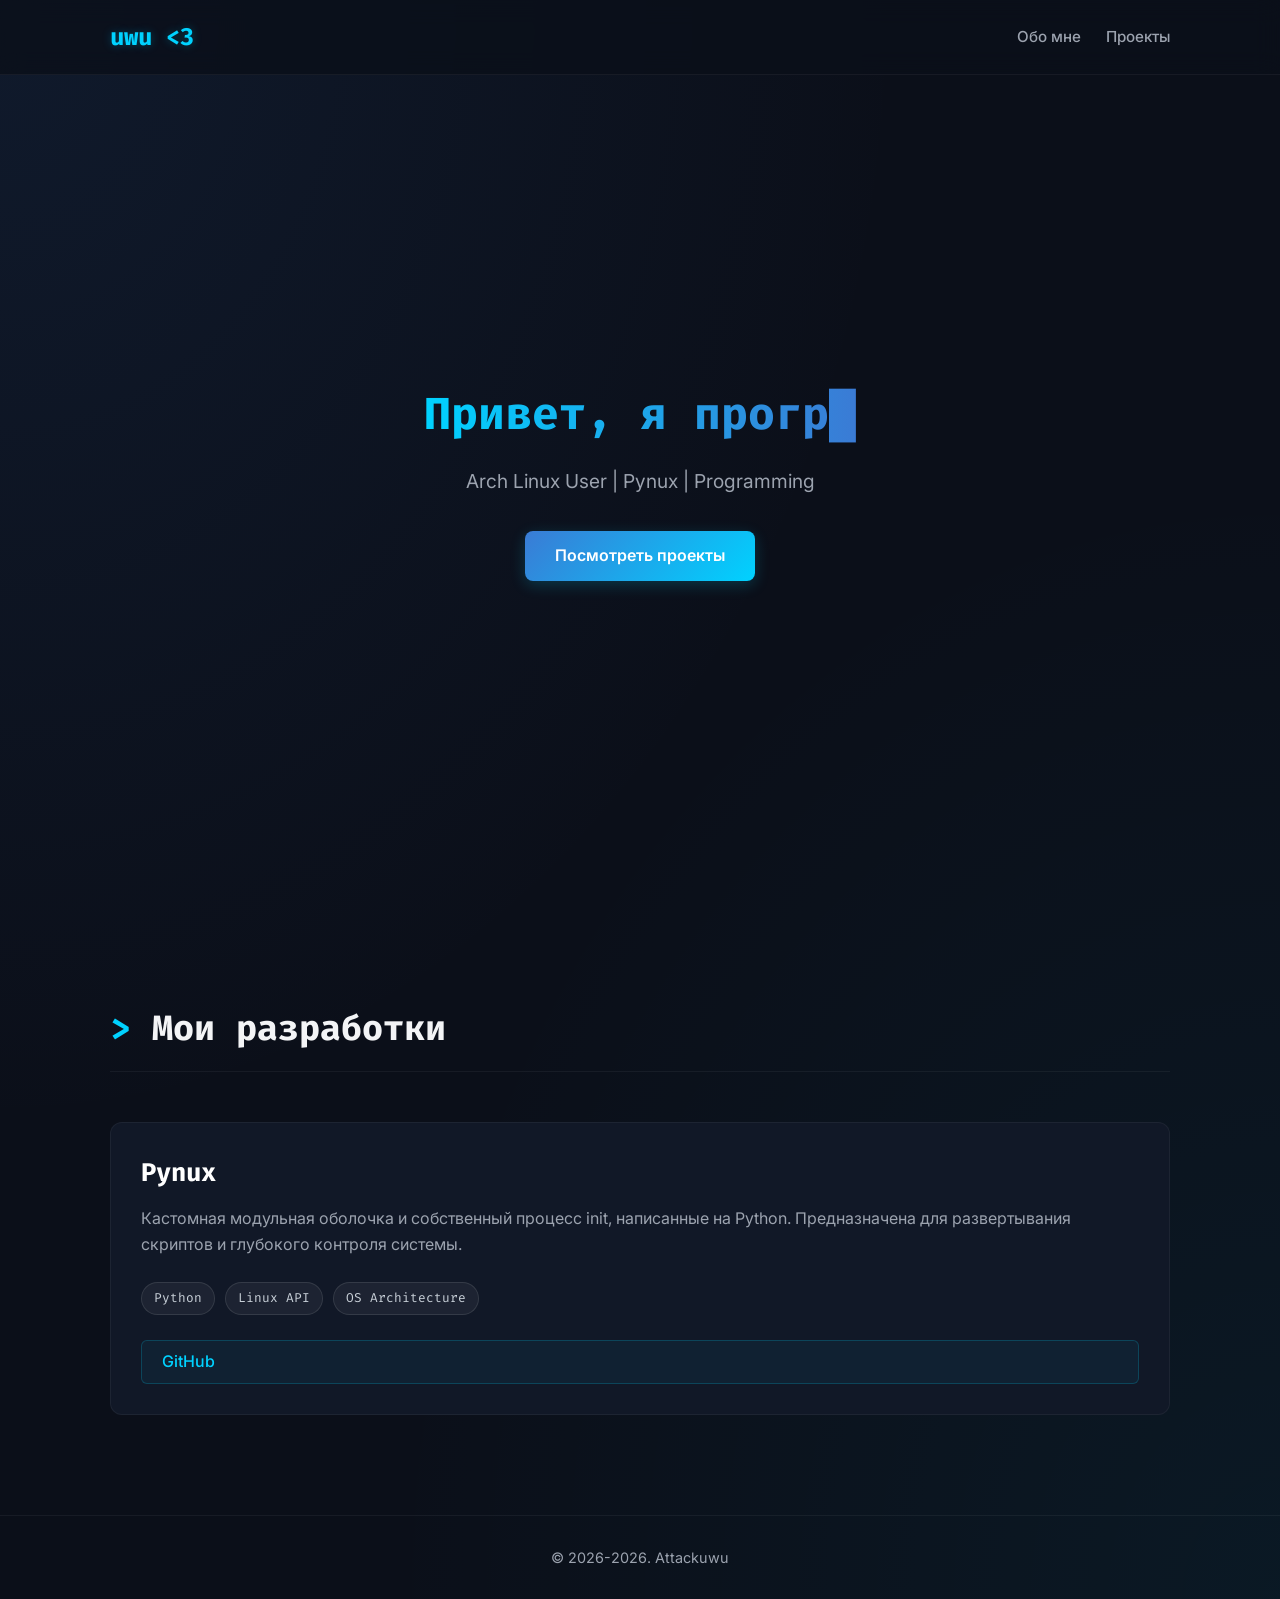
<file: index.html>
<!DOCTYPE html>
<html lang="ru">
<head>
    <meta charset="UTF-8">
    <meta name="viewport" content="width=device-width, initial-scale=1.0">
    <title>attackuwu</title>
    <link rel="stylesheet" href="style.css">
</head>
<body>
    <nav class="navbar">
        <div class="nav-container">
            <a href="#" class="logo">uwu <3</a>
            <ul class="nav-links">
                <li><a href="#about">Обо мне</a></li>
                <li><a href="#projects">Проекты</a></li>
            </ul>
        </div>
    </nav>

    <header class="hero" id="about">
        <div class="hero-content">
            <h1 id="typewriter"></h1>
            <p class="subtitle">Arch Linux User | Pynux | Programming</p>
            <a href="#projects" class="btn">Посмотреть проекты</a>
        </div>
    </header>

    <main class="container">
        <section id="projects" class="projects-section">
            <h2 class="section-title"><span>&gt;</span> Мои разработки</h2>
            <div class="projects-grid">
                
                <article class="project-card">
                    <div class="project-content">
                        <h3 class="project-title">Pynux</h3>
                        <p class="project-desc">
                            Кастомная модульная оболочка и собственный процесс init, написанные на Python. 
                            Предназначена для развертывания скриптов и глубокого контроля системы.
                        </p>
                        <div class="tech-stack">
                            <span class="tag">Python</span>
                            <span class="tag">Linux API</span>
                            <span class="tag">OS Architecture</span>
                        </div>
                        <a href="https://github.com/attackuwu/pynux" target="_blank" class="btn-outline">GitHub</a>
                    </div>
                </article>

            </div>
        </section>
    </main>

    <footer>
        <p>&copy; 2026-2026. Attackuwu </p>
    </footer>

    <script src="index.js"></script>
</body>
</html>
</file>
<file: style.css>
@import url('https://fonts.googleapis.com/css2?family=Fira+Code:wght@400;500;700&family=Inter:wght@400;500;700&display=swap');

:root {
    --bg-color: #0b0f19;
    --surface-color: #111827;
    --surface-hover: #1f2937;
    --primary-color: #00d2ff;
    --secondary-color: #3a7bd5;
    --text-color: #f3f4f6;
    --text-muted: #9ca3af;
    --font-mono: 'Fira Code', monospace;
    --font-sans: 'Inter', sans-serif;
    --card-border: rgba(0, 210, 255, 0.2);
}

* {
    margin: 0;
    padding: 0;
    box-sizing: border-box;
}

html {
    scroll-behavior: smooth;
}

body {
    background-color: var(--bg-color);
    background-image: 
        radial-gradient(at 0% 0%, rgba(58, 123, 213, 0.1) 0px, transparent 50%),
        radial-gradient(at 100% 100%, rgba(0, 210, 255, 0.05) 0px, transparent 50%);
    color: var(--text-color);
    font-family: var(--font-sans);
    line-height: 1.6;
    min-height: 100vh;
}

.container {
    max-width: 1100px;
    margin: 0 auto;
    padding: 0 20px;
}

/* Навигация */
.navbar {
    background-color: rgba(11, 15, 25, 0.8);
    backdrop-filter: blur(12px);
    -webkit-backdrop-filter: blur(12px);
    position: fixed;
    width: 100%;
    top: 0;
    z-index: 100;
    border-bottom: 1px solid rgba(255, 255, 255, 0.05);
}

.nav-container {
    max-width: 1100px;
    margin: 0 auto;
    padding: 18px 20px;
    display: flex;
    justify-content: space-between;
    align-items: center;
}

.logo {
    color: var(--primary-color);
    font-family: var(--font-mono);
    font-size: 1.5rem;
    font-weight: 700;
    text-decoration: none;
    text-shadow: 0 0 10px rgba(0, 210, 255, 0.3);
}

.nav-links {
    list-style: none;
    display: flex;
    gap: 25px;
}

.nav-links a {
    color: var(--text-muted);
    text-decoration: none;
    font-weight: 500;
    font-size: 0.95rem;
    transition: color 0.3s ease;
}

.nav-links a:hover {
    color: var(--primary-color);
}

/* Главный экран */
.hero {
    height: 100vh;
    display: flex;
    align-items: center;
    justify-content: center;
    text-align: center;
    padding-top: 60px;
}

.hero-content h1 {
    font-family: var(--font-mono);
    font-size: 2.8rem;
    margin-bottom: 15px;
    min-height: 55px;
    background: linear-gradient(to right, var(--primary-color), var(--secondary-color));
    -webkit-background-clip: text;
    -webkit-text-fill-color: transparent;
}

.hero-content .subtitle {
    color: var(--text-muted);
    font-size: 1.2rem;
    margin-bottom: 35px;
    font-weight: 400;
}

/* Кнопки */
.btn {
    display: inline-block;
    background: linear-gradient(135deg, var(--secondary-color), var(--primary-color));
    color: #fff;
    padding: 12px 30px;
    text-decoration: none;
    border-radius: 8px;
    font-weight: 600;
    transition: transform 0.3s ease, box-shadow 0.3s ease;
    border: none;
    box-shadow: 0 4px 15px rgba(0, 210, 255, 0.2);
}

.btn:hover {
    transform: translateY(-2px);
    box-shadow: 0 6px 20px rgba(0, 210, 255, 0.4);
}

.btn-outline {
    display: inline-block;
    border: 1px solid var(--card-border);
    color: var(--primary-color);
    padding: 8px 20px;
    text-decoration: none;
    border-radius: 6px;
    font-weight: 500;
    transition: all 0.3s ease;
    background: rgba(0, 210, 255, 0.05);
}

.btn-outline:hover {
    background: var(--primary-color);
    color: #0b0f19;
    border-color: var(--primary-color);
    box-shadow: 0 0 10px rgba(0, 210, 255, 0.3);
}

/* Секция проектов */
.projects-section {
    padding: 100px 0;
}

.section-title {
    font-family: var(--font-mono);
    font-size: 2.2rem;
    margin-bottom: 50px;
    padding-bottom: 15px;
    border-bottom: 1px solid rgba(255, 255, 255, 0.05);
}

.section-title span {
    color: var(--primary-color);
}

.projects-grid {
    display: grid;
    grid-template-columns: repeat(auto-fit, minmax(320px, 1fr));
    gap: 35px;
}

.project-card {
    background-color: var(--surface-color);
    border: 1px solid rgba(255, 255, 255, 0.05);
    border-radius: 12px;
    overflow: hidden;
    transition: all 0.4s ease;
    display: flex;
    flex-direction: column;
    position: relative;
}

.project-card::before {
    content: '';
    position: absolute;
    top: 0;
    left: 0;
    width: 100%;
    height: 3px;
    background: linear-gradient(90deg, var(--secondary-color), var(--primary-color));
    transform: scaleX(0);
    transform-origin: left;
    transition: transform 0.4s ease;
}

.project-card:hover {
    transform: translateY(-8px);
    border-color: var(--card-border);
    box-shadow: 0 10px 30px rgba(0, 0, 0, 0.5);
    background-color: var(--surface-hover);
}

.project-card:hover::before {
    transform: scaleX(1);
}

.project-content {
    padding: 30px;
    display: flex;
    flex-direction: column;
    flex-grow: 1;
}

.project-title {
    font-size: 1.6rem;
    margin-bottom: 12px;
    color: #fff;
    font-family: var(--font-mono);
}

.project-desc {
    color: var(--text-muted);
    margin-bottom: 25px;
    font-size: 1rem;
    flex-grow: 1;
}

.tech-stack {
    display: flex;
    flex-wrap: wrap;
    gap: 10px;
    margin-bottom: 25px;
}

.tag {
    background-color: rgba(255, 255, 255, 0.05);
    color: #c9d1d9;
    font-size: 0.8rem;
    padding: 5px 12px;
    border-radius: 20px;
    font-family: var(--font-mono);
    border: 1px solid rgba(255, 255, 255, 0.1);
}

.card-actions {
    margin-top: auto;
}

/* Футер */
footer {
    text-align: center;
    padding: 30px;
    color: var(--text-muted);
    border-top: 1px solid rgba(255, 255, 255, 0.05);
    font-size: 0.9rem;
}

/* Адаптивность */
@media (max-width: 768px) {
    .hero-content h1 {
        font-size: 2rem;
    }
    
    .nav-links {
        gap: 15px;
    }
}
</file>
